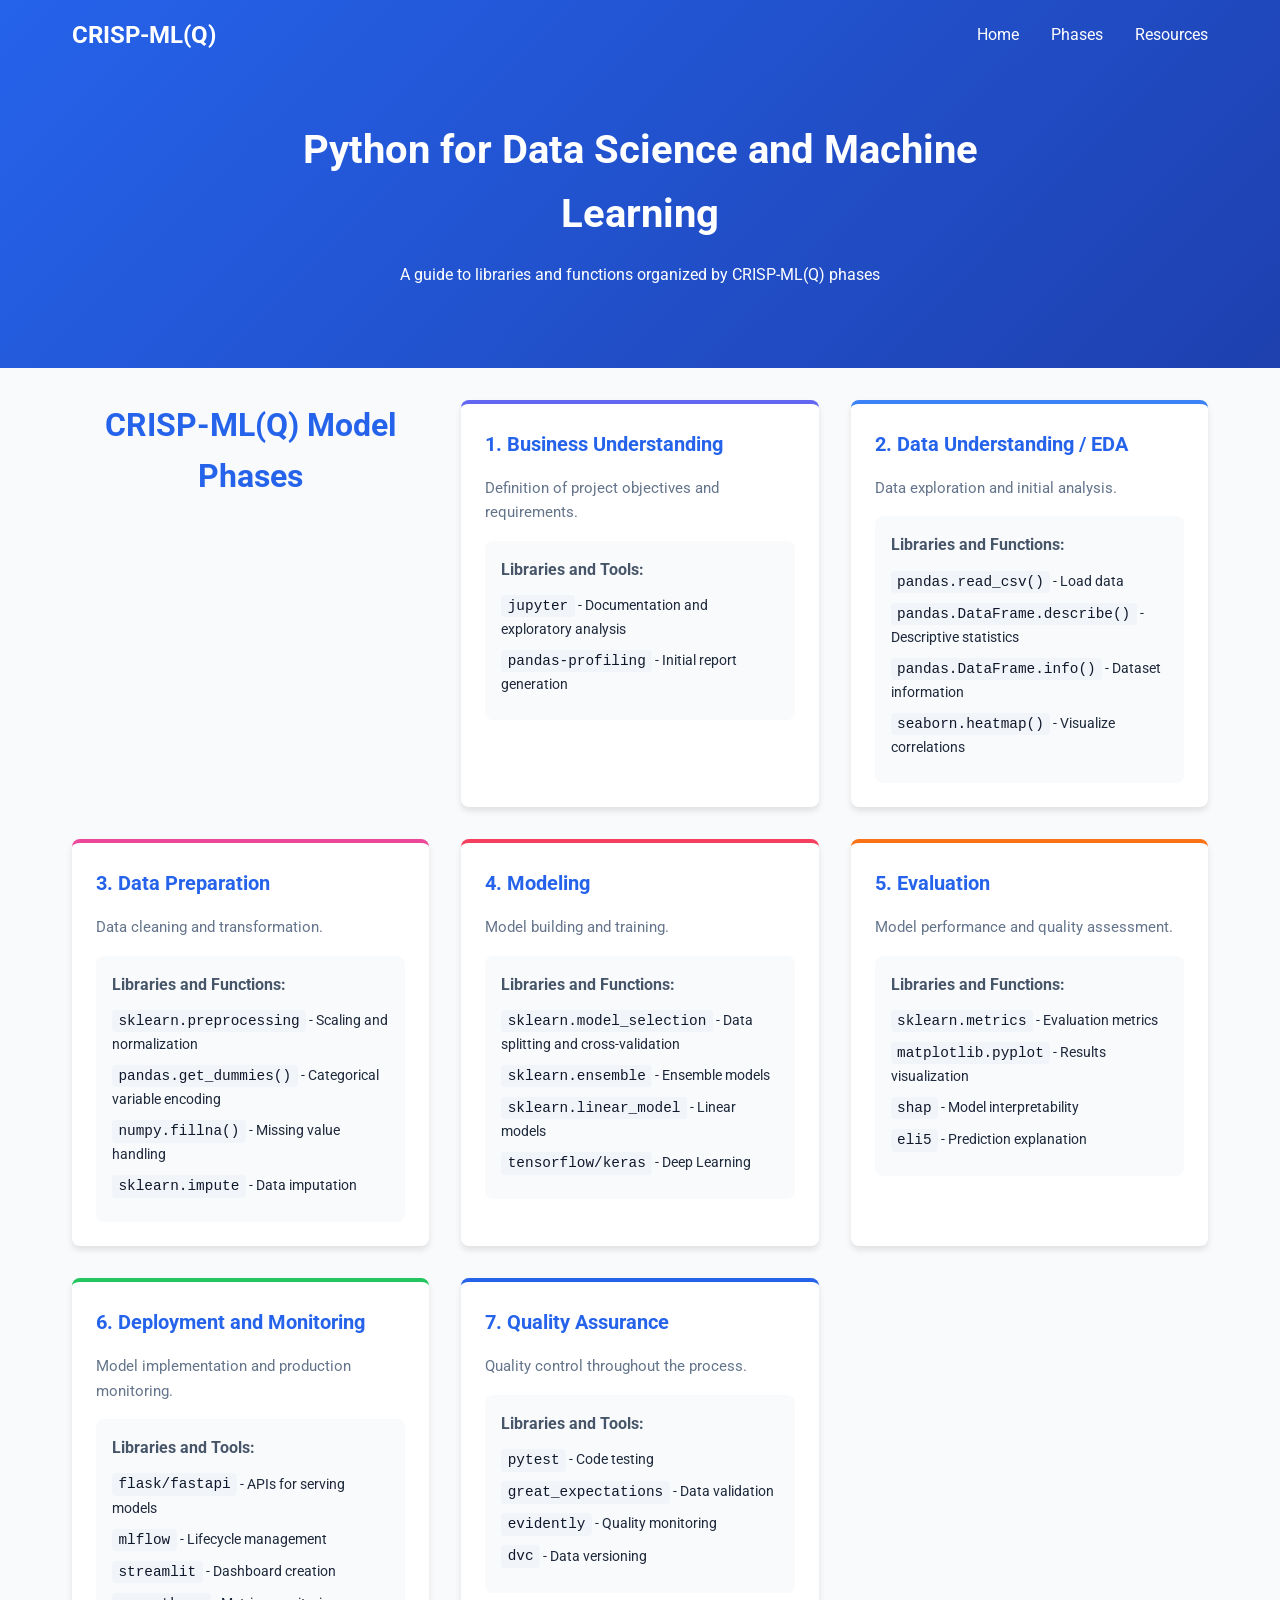
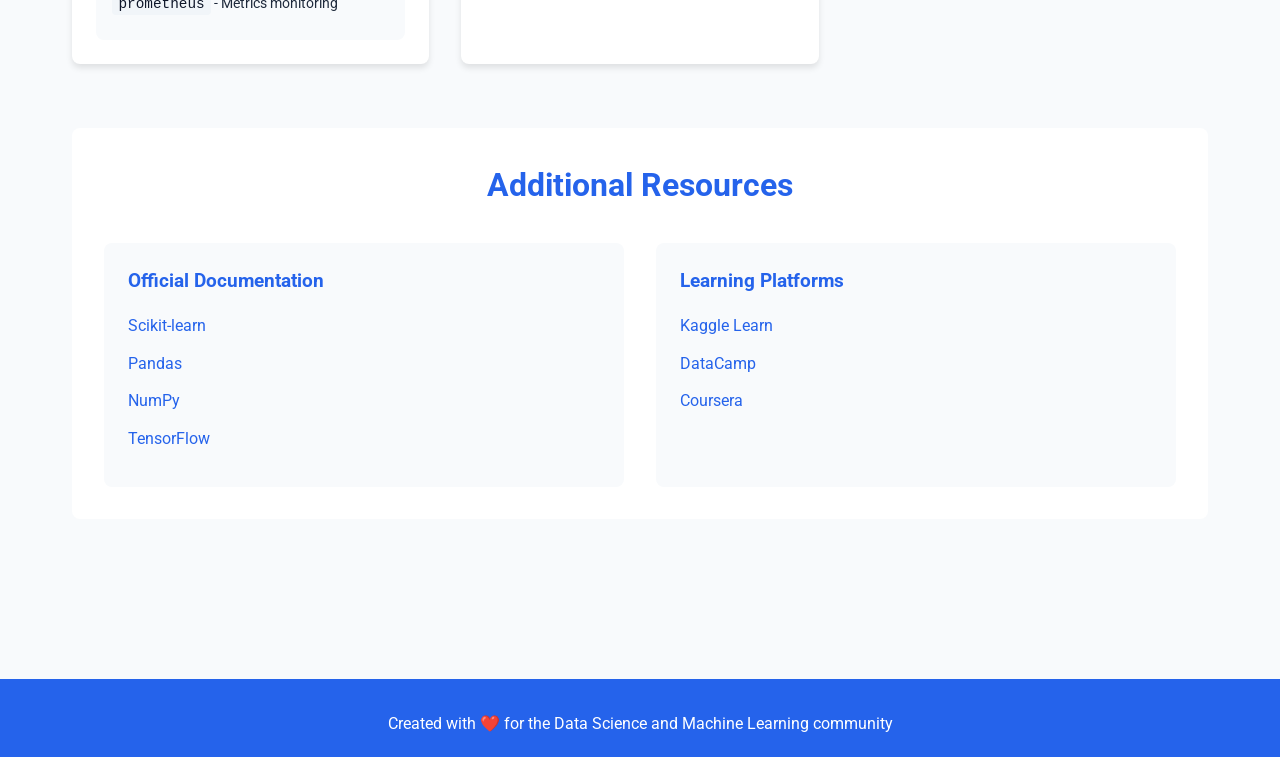
<file: index.html>
<!DOCTYPE html>
<html lang="en">
<head>
    <meta charset="UTF-8">
    <meta name="viewport" content="width=device-width, initial-scale=1.0">
    <title>Python for Data Science and Machine Learning - CRISP-ML(Q)</title>
    <link rel="stylesheet" href="styles.css">
    <link href="https://fonts.googleapis.com/css2?family=Roboto:wght@300;400;500;700&display=swap" rel="stylesheet">
</head>
<body>
    <header class="header">
        <nav class="navbar">
            <div class="logo">CRISP-ML(Q)</div>
            <ul class="nav-links">
                <li><a href="#home">Home</a></li>
                <li><a href="#phases">Phases</a></li>
                <li><a href="#resources">Resources</a></li>
            </ul>
        </nav>
        <div class="hero">
            <h1>Python for Data Science and Machine Learning</h1>
            <p>A guide to libraries and functions organized by CRISP-ML(Q) phases</p>
        </div>
    </header>

    <main>
        <section id="phases" class="phases-section">
            <h2>CRISP-ML(Q) Model Phases</h2>
            
            <div class="phase-card">
                <h3>1. Business Understanding</h3>
                <p>Definition of project objectives and requirements.</p>
                <div class="functions">
                    <h4>Libraries and Tools:</h4>
                    <ul>
                        <li><code>jupyter</code> - Documentation and exploratory analysis</li>
                        <li><code>pandas-profiling</code> - Initial report generation</li>
                    </ul>
                </div>
            </div>

            <a href="data-understanding.html" class="phase-card-link">
                <div class="phase-card">
                    <h3>2. Data Understanding / EDA</h3>
                    <p>Data exploration and initial analysis.</p>
                    <div class="functions">
                        <h4>Libraries and Functions:</h4>
                        <ul>
                            <li><code>pandas.read_csv()</code> - Load data</li>
                            <li><code>pandas.DataFrame.describe()</code> - Descriptive statistics</li>
                            <li><code>pandas.DataFrame.info()</code> - Dataset information</li>
                            <li><code>seaborn.heatmap()</code> - Visualize correlations</li>
                        </ul>
                    </div>
                </div>
            </a>

            <div class="phase-card">
                <h3>3. Data Preparation</h3>
                <p>Data cleaning and transformation.</p>
                <div class="functions">
                    <h4>Libraries and Functions:</h4>
                    <ul>
                        <li><code>sklearn.preprocessing</code> - Scaling and normalization</li>
                        <li><code>pandas.get_dummies()</code> - Categorical variable encoding</li>
                        <li><code>numpy.fillna()</code> - Missing value handling</li>
                        <li><code>sklearn.impute</code> - Data imputation</li>
                    </ul>
                </div>
            </div>

            <div class="phase-card">
                <h3>4. Modeling</h3>
                <p>Model building and training.</p>
                <div class="functions">
                    <h4>Libraries and Functions:</h4>
                    <ul>
                        <li><code>sklearn.model_selection</code> - Data splitting and cross-validation</li>
                        <li><code>sklearn.ensemble</code> - Ensemble models</li>
                        <li><code>sklearn.linear_model</code> - Linear models</li>
                        <li><code>tensorflow/keras</code> - Deep Learning</li>
                    </ul>
                </div>
            </div>

            <div class="phase-card">
                <h3>5. Evaluation</h3>
                <p>Model performance and quality assessment.</p>
                <div class="functions">
                    <h4>Libraries and Functions:</h4>
                    <ul>
                        <li><code>sklearn.metrics</code> - Evaluation metrics</li>
                        <li><code>matplotlib.pyplot</code> - Results visualization</li>
                        <li><code>shap</code> - Model interpretability</li>
                        <li><code>eli5</code> - Prediction explanation</li>
                    </ul>
                </div>
            </div>

            <div class="phase-card">
                <h3>6. Deployment and Monitoring</h3>
                <p>Model implementation and production monitoring.</p>
                <div class="functions">
                    <h4>Libraries and Tools:</h4>
                    <ul>
                        <li><code>flask/fastapi</code> - APIs for serving models</li>
                        <li><code>mlflow</code> - Lifecycle management</li>
                        <li><code>streamlit</code> - Dashboard creation</li>
                        <li><code>prometheus</code> - Metrics monitoring</li>
                    </ul>
                </div>
            </div>

            <div class="phase-card">
                <h3>7. Quality Assurance</h3>
                <p>Quality control throughout the process.</p>
                <div class="functions">
                    <h4>Libraries and Tools:</h4>
                    <ul>
                        <li><code>pytest</code> - Code testing</li>
                        <li><code>great_expectations</code> - Data validation</li>
                        <li><code>evidently</code> - Quality monitoring</li>
                        <li><code>dvc</code> - Data versioning</li>
                    </ul>
                </div>
            </div>
        </section>

        <section id="resources" class="resources-section">
            <h2>Additional Resources</h2>
            <div class="resources-grid">
                <div class="resource-card">
                    <h3>Official Documentation</h3>
                    <ul>
                        <li><a href="https://scikit-learn.org/stable/" target="_blank">Scikit-learn</a></li>
                        <li><a href="https://pandas.pydata.org/docs/" target="_blank">Pandas</a></li>
                        <li><a href="https://numpy.org/doc/" target="_blank">NumPy</a></li>
                        <li><a href="https://www.tensorflow.org/docs" target="_blank">TensorFlow</a></li>
                    </ul>
                </div>
                <div class="resource-card">
                    <h3>Learning Platforms</h3>
                    <ul>
                        <li><a href="https://www.kaggle.com/learn" target="_blank">Kaggle Learn</a></li>
                        <li><a href="https://www.datacamp.com" target="_blank">DataCamp</a></li>
                        <li><a href="https://www.coursera.org" target="_blank">Coursera</a></li>
                    </ul>
                </div>
            </div>
        </section>
    </main>

    <footer>
        <p>Created with ❤️ for the Data Science and Machine Learning community</p>
    </footer>

    <script src="script.js"></script>
</body>
</html>
</file>
<file: styles.css>
/* Variables globales */
:root {
    --primary-color: #2563eb;
    --secondary-color: #1e40af;
    --background-color: #f8fafc;
    --text-color: #1e293b;
    --card-background: #ffffff;
    --border-radius: 8px;
    --transition: all 0.3s ease;
    --phase-colors: {
        1: #3b82f6,
        2: #6366f1,
        3: #8b5cf6,
        4: #ec4899,
        5: #f43f5e,
        6: #f97316,
        7: #22c55e
    }
}

/* Estilos generales */
* {
    margin: 0;
    padding: 0;
    box-sizing: border-box;
}

body {
    font-family: 'Roboto', sans-serif;
    line-height: 1.6;
    color: var(--text-color);
    background-color: var(--background-color);
}

/* Header y navegación */
.header {
    background: linear-gradient(135deg, var(--primary-color), var(--secondary-color));
    color: white;
    padding: 1rem 0;
}

.navbar {
    display: flex;
    justify-content: space-between;
    align-items: center;
    padding: 0 2rem;
    max-width: 1200px;
    margin: 0 auto;
}

.logo {
    font-size: 1.5rem;
    font-weight: bold;
}

.nav-links {
    display: flex;
    list-style: none;
    gap: 2rem;
}

.nav-links a {
    color: white;
    text-decoration: none;
    transition: var(--transition);
}

.nav-links a:hover {
    opacity: 0.8;
}

.hero {
    text-align: center;
    padding: 4rem 2rem;
    max-width: 800px;
    margin: 0 auto;
}

.hero h1 {
    font-size: 2.5rem;
    margin-bottom: 1rem;
}

/* Sección principal */
main {
    max-width: 1200px;
    margin: 0 auto;
    padding: 2rem;
}

section {
    margin-bottom: 4rem;
}

h2 {
    color: var(--primary-color);
    margin-bottom: 2rem;
    text-align: center;
    font-size: 2rem;
}

/* Tarjetas de fases */
.phases-section {
    display: grid;
    grid-template-columns: repeat(auto-fit, minmax(350px, 1fr));
    gap: 2rem;
}

.phase-card {
    background-color: var(--card-background);
    border-radius: var(--border-radius);
    padding: 1.5rem;
    box-shadow: 0 4px 6px rgba(0, 0, 0, 0.1);
    transition: var(--transition);
    border-top: 4px solid var(--primary-color);
    cursor: pointer;
    position: relative;
}

.phase-card:nth-child(1) { border-top-color: #3b82f6; }
.phase-card:nth-child(2) { border-top-color: #6366f1; }
.phase-card:nth-child(3) { border-top-color: #8b5cf6; }
.phase-card:nth-child(4) { border-top-color: #ec4899; }
.phase-card:nth-child(5) { border-top-color: #f43f5e; }
.phase-card:nth-child(6) { border-top-color: #f97316; }
.phase-card:nth-child(7) { border-top-color: #22c55e; }

.phase-card:hover {
    transform: translateY(-5px);
    box-shadow: 0 8px 12px rgba(0, 0, 0, 0.15);
}

.phase-card::after {
    content: '→';
    position: absolute;
    top: 1rem;
    right: 1rem;
    font-size: 1.5rem;
    color: var(--primary-color);
    opacity: 0;
    transition: var(--transition);
}

.phase-card:hover::after {
    opacity: 1;
}

.phase-card h3 {
    color: var(--primary-color);
    margin-bottom: 1rem;
    font-size: 1.25rem;
    display: flex;
    align-items: center;
    gap: 0.5rem;
}

.phase-card p {
    color: #64748b;
    margin-bottom: 1rem;
    font-size: 0.95rem;
}

.functions {
    margin-top: 1rem;
    background-color: #f8fafc;
    padding: 1rem;
    border-radius: var(--border-radius);
}

.functions h4 {
    margin-bottom: 0.75rem;
    color: #475569;
    font-size: 1rem;
}

.functions ul {
    list-style: none;
}

.functions li {
    margin-bottom: 0.5rem;
    font-size: 0.9rem;
}

code {
    background-color: #f1f5f9;
    padding: 0.2rem 0.4rem;
    border-radius: 4px;
    font-family: monospace;
    font-size: 0.9rem;
    color: #0f172a;
}

/* Sección de recursos */
.resources-section {
    background-color: var(--card-background);
    border-radius: var(--border-radius);
    padding: 2rem;
    margin-top: 3rem;
}

.resources-grid {
    display: grid;
    grid-template-columns: repeat(auto-fit, minmax(250px, 1fr));
    gap: 2rem;
}

.resource-card {
    padding: 1.5rem;
    background-color: #f8fafc;
    border-radius: var(--border-radius);
    transition: var(--transition);
}

.resource-card:hover {
    transform: translateY(-3px);
    box-shadow: 0 4px 6px rgba(0, 0, 0, 0.05);
}

.resource-card h3 {
    color: var(--primary-color);
    margin-bottom: 1rem;
}

.resource-card ul {
    list-style: none;
}

.resource-card li {
    margin-bottom: 0.75rem;
}

.resource-card a {
    color: var(--primary-color);
    text-decoration: none;
    transition: var(--transition);
    display: inline-flex;
    align-items: center;
    gap: 0.5rem;
}

.resource-card a:hover {
    color: var(--secondary-color);
}

/* Footer */
footer {
    text-align: center;
    padding: 2rem;
    background-color: var(--primary-color);
    color: white;
    margin-top: 4rem;
}

/* Detailed Phase Page Styles */
.detailed-phase {
    max-width: 1200px;
    margin: 0 auto;
    padding: 2rem;
}

.breadcrumb {
    margin-bottom: 2rem;
    color: #64748b;
    font-size: 0.9rem;
}

.breadcrumb a {
    color: var(--primary-color);
    text-decoration: none;
    transition: var(--transition);
}

.breadcrumb a:hover {
    color: var(--secondary-color);
}

.phase-detail-section {
    margin-bottom: 3rem;
}

.library-section {
    background-color: var(--card-background);
    border-radius: var(--border-radius);
    padding: 2rem;
    margin-bottom: 2rem;
    box-shadow: 0 4px 6px rgba(0, 0, 0, 0.1);
}

.library-section h3 {
    color: var(--primary-color);
    margin-bottom: 1.5rem;
    font-size: 1.5rem;
}

.function-grid {
    display: grid;
    grid-template-columns: repeat(auto-fit, minmax(300px, 1fr));
    gap: 1.5rem;
}

.function-card {
    background-color: #f8fafc;
    padding: 1.5rem;
    border-radius: var(--border-radius);
    transition: var(--transition);
}

.function-card:hover {
    transform: translateY(-3px);
    box-shadow: 0 4px 6px rgba(0, 0, 0, 0.05);
}

.function-card h4 {
    color: var(--secondary-color);
    margin-bottom: 1rem;
    font-size: 1.1rem;
}

.function-card ul {
    list-style: none;
}

.function-card li {
    margin-bottom: 0.75rem;
    font-size: 0.9rem;
}

.code-examples {
    margin-top: 3rem;
}

.example-card {
    background-color: var(--card-background);
    border-radius: var(--border-radius);
    padding: 2rem;
    margin-bottom: 2rem;
    box-shadow: 0 4px 6px rgba(0, 0, 0, 0.1);
}

.example-card h3 {
    color: var(--primary-color);
    margin-bottom: 1.5rem;
}

.example-card pre {
    background-color: #1e293b;
    color: #e2e8f0;
    padding: 1.5rem;
    border-radius: var(--border-radius);
    overflow-x: auto;
    font-family: 'Consolas', monospace;
    font-size: 0.9rem;
    line-height: 1.5;
}

.example-card code {
    background-color: transparent;
    color: inherit;
    padding: 0;
    font-family: inherit;
}

/* Responsive */
@media (max-width: 768px) {
    .navbar {
        flex-direction: column;
        gap: 1rem;
    }

    .nav-links {
        flex-direction: column;
        align-items: center;
        gap: 1rem;
    }

    .hero h1 {
        font-size: 2rem;
    }

    main {
        padding: 1rem;
    }

    .phase-card {
        margin-bottom: 1.5rem;
    }

    .detailed-phase {
        padding: 1rem;
    }

    .function-grid {
        grid-template-columns: 1fr;
    }

    .library-section {
        padding: 1.5rem;
    }

    .example-card pre {
        font-size: 0.8rem;
    }
}

.phase-card-link {
    text-decoration: none;
    color: inherit;
    display: block;
}

.phase-card-link:hover {
    text-decoration: none;
}

.phase-card-link .phase-card {
    height: 100%;
}

/* Container */
.container {
    max-width: 1400px;
    margin: 0 auto;
    padding: 0 2rem;
}

/* Breadcrumb styles */
.breadcrumb {
    background-color: var(--card-background);
    padding: 1rem 0;
    border-bottom: 1px solid #e2e8f0;
    margin-bottom: 2rem;
}

/* Detailed phase layout */
.detailed-phase {
    display: grid;
    grid-template-columns: 300px 1fr;
    gap: 2rem;
    min-height: calc(100vh - 400px);
}

/* Sidebar styles */
.sidebar {
    background-color: var(--card-background);
    border-radius: var(--border-radius);
    padding: 1.5rem;
    box-shadow: 0 4px 6px rgba(0, 0, 0, 0.1);
    height: fit-content;
    position: sticky;
    top: 2rem;
}

.sidebar-section {
    margin-bottom: 2rem;
}

.sidebar-section:last-child {
    margin-bottom: 0;
}

.sidebar-section h3 {
    color: var(--primary-color);
    font-size: 1.2rem;
    margin-bottom: 1rem;
    padding-bottom: 0.5rem;
    border-bottom: 2px solid var(--primary-color);
}

.sidebar-group {
    margin-bottom: 1.5rem;
}

.sidebar-group h4 {
    color: var(--secondary-color);
    font-size: 1rem;
    margin-bottom: 0.5rem;
}

.sidebar-group ul {
    list-style: none;
    padding-left: 0.5rem;
}

.sidebar-group li {
    margin-bottom: 0.5rem;
}

.function-link {
    color: var(--text-color);
    text-decoration: none;
    font-size: 0.9rem;
    display: block;
    padding: 0.3rem 0.5rem;
    border-radius: 4px;
    transition: var(--transition);
}

.function-link:hover {
    background-color: #f1f5f9;
    color: var(--primary-color);
}

.function-link.active {
    background-color: #e2e8f0;
    color: var(--primary-color);
    font-weight: 500;
}

/* Content panel styles */
.content-panel {
    background-color: var(--card-background);
    border-radius: var(--border-radius);
    padding: 2rem;
    box-shadow: 0 4px 6px rgba(0, 0, 0, 0.1);
}

.function-detail {
    display: none;
}

.function-detail.active {
    display: block;
}

.function-detail h2 {
    color: var(--primary-color);
    font-size: 1.8rem;
    margin-bottom: 1.5rem;
    padding-bottom: 0.5rem;
    border-bottom: 2px solid var(--primary-color);
}

.function-info h3 {
    color: var(--secondary-color);
    font-size: 1.2rem;
    margin: 1.5rem 0 1rem;
}

.function-info p {
    line-height: 1.6;
    color: var(--text-color);
    margin-bottom: 1rem;
}

.function-info ul {
    list-style: disc;
    padding-left: 1.5rem;
    margin-bottom: 1rem;
}

.function-info li {
    margin-bottom: 0.5rem;
}

.function-info pre {
    background-color: #1e293b;
    color: #e2e8f0;
    padding: 1.5rem;
    border-radius: var(--border-radius);
    overflow-x: auto;
    margin: 1rem 0;
}

.function-info code {
    font-family: 'Consolas', monospace;
    font-size: 0.9rem;
}

/* Responsive adjustments */
@media (max-width: 1024px) {
    .detailed-phase {
        grid-template-columns: 250px 1fr;
        gap: 1.5rem;
    }
}

@media (max-width: 768px) {
    .container {
        padding: 0 1rem;
    }

    .detailed-phase {
        grid-template-columns: 1fr;
    }

    .sidebar {
        position: static;
        margin-bottom: 1.5rem;
    }

    .content-panel {
        padding: 1.5rem;
    }
}

/* Code block styling */
pre[class*="language-"] {
    border-radius: 6px;
    margin: 1.5em 0;
    box-shadow: 0 2px 4px rgba(0,0,0,0.1);
    padding: 1.5em;
    overflow: auto;
    background: #272822;
    font-family: 'Fira Code', 'Consolas', monospace;
    font-size: 14px;
    line-height: 1.5;
}

/* Base token colors */
.token.comment,
.token.prolog,
.token.doctype,
.token.cdata {
    color: #8e908c !important;
    font-style: italic !important;
}

.token.function {
    color: #66d9ef !important;
}

.token.keyword {
    color: #f92672 !important;
}

.token.string {
    color: #a6e22e !important;
}

.token.number {
    color: #ae81ff !important;
}

.token.boolean,
.token.constant {
    color: #ae81ff !important;
}

.token.operator {
    color: #f92672 !important;
}

.token.punctuation {
    color: #fff !important;
}

.token.parameter {
    color: #fd971f !important;
}

/* Selection styling */
pre[class*="language-"] *::selection {
    background-color: rgba(174, 129, 255, 0.2) !important;
}

pre[class*="language-"] *::-moz-selection {
    background-color: rgba(174, 129, 255, 0.2) !important;
}

/* Line numbers styling */
.line-numbers .line-numbers-rows {
    border-right: 1px solid #404040;
}

.line-numbers-rows > span:before {
    color: #636363;
}

code[class*="language-"] {
    text-shadow: none;
    color: #f8f8f2;
}

/* Output styling */
pre[class*="language-"] .output {
    color: #75715e !important;
    font-style: italic !important;
}

/* Improve spacing around code blocks */
.function-info pre[class*="language-"] {
    margin: 1em 0;
}
</file>
